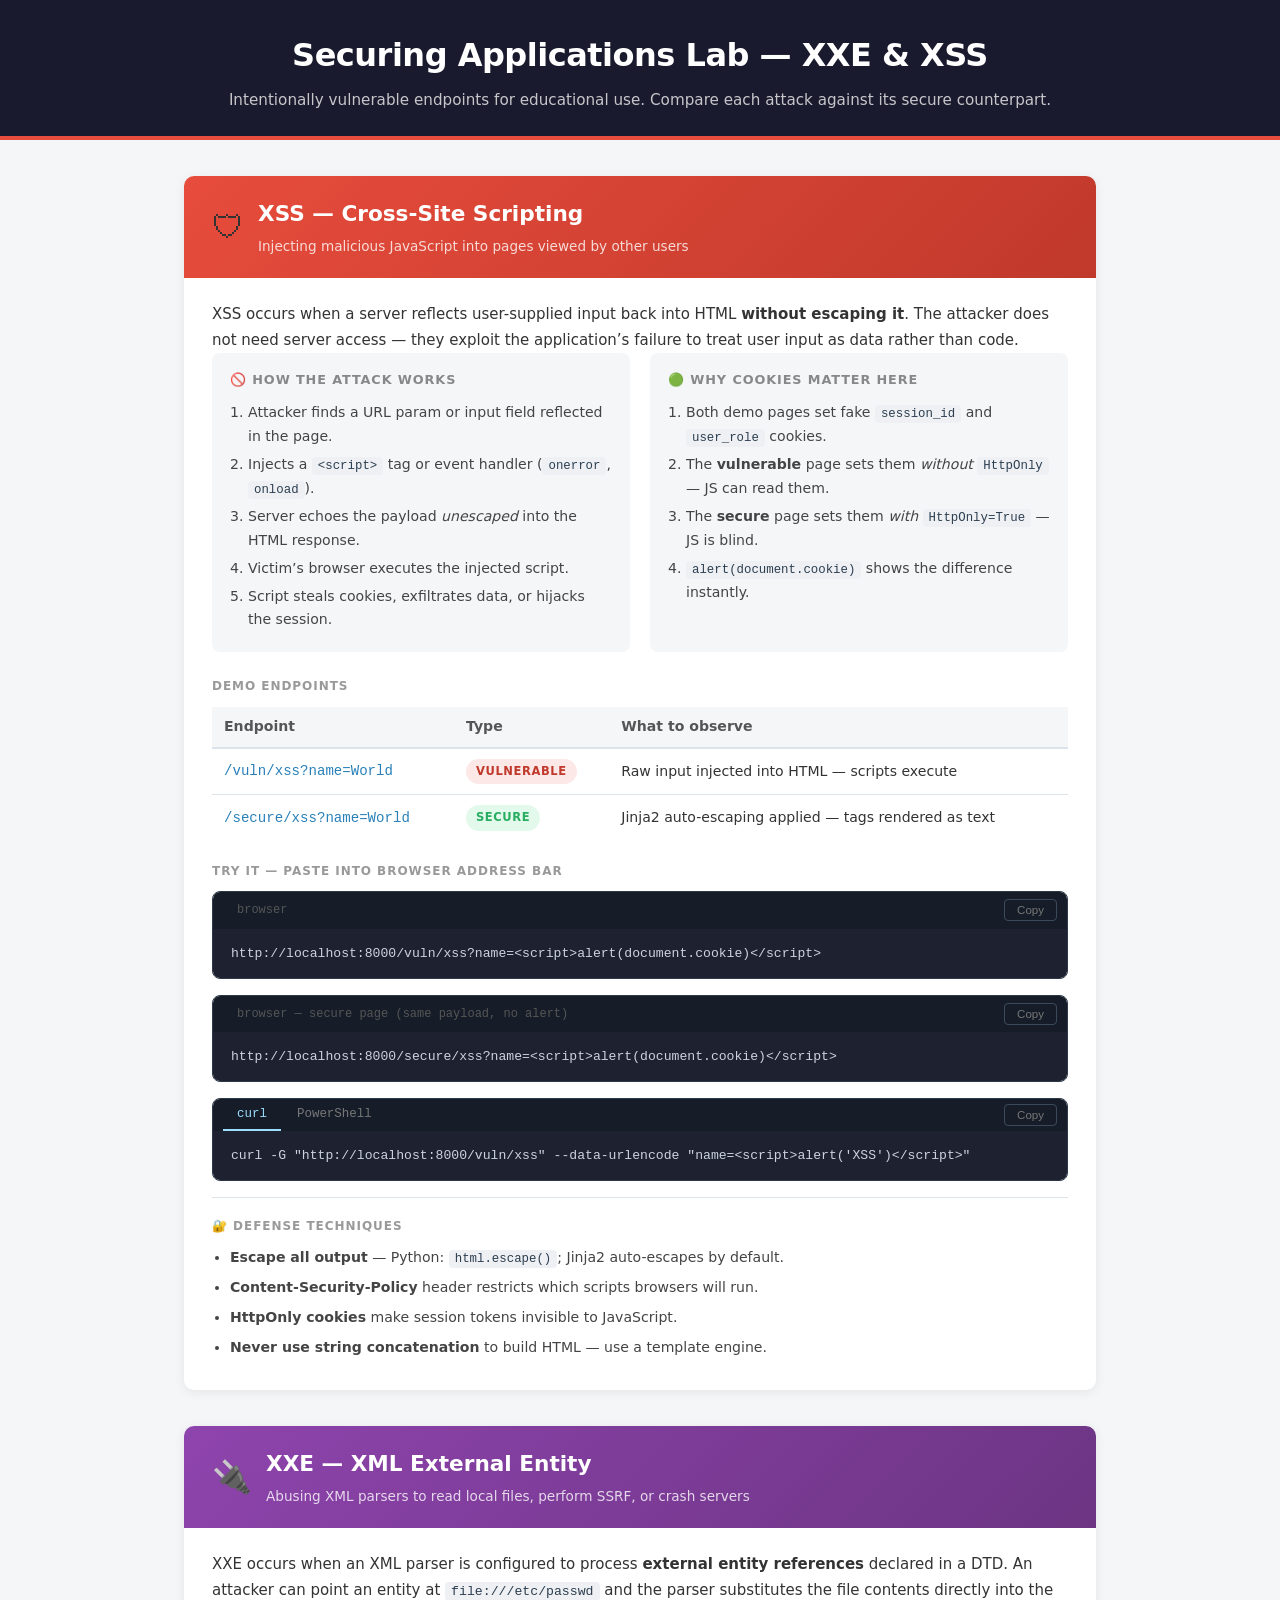
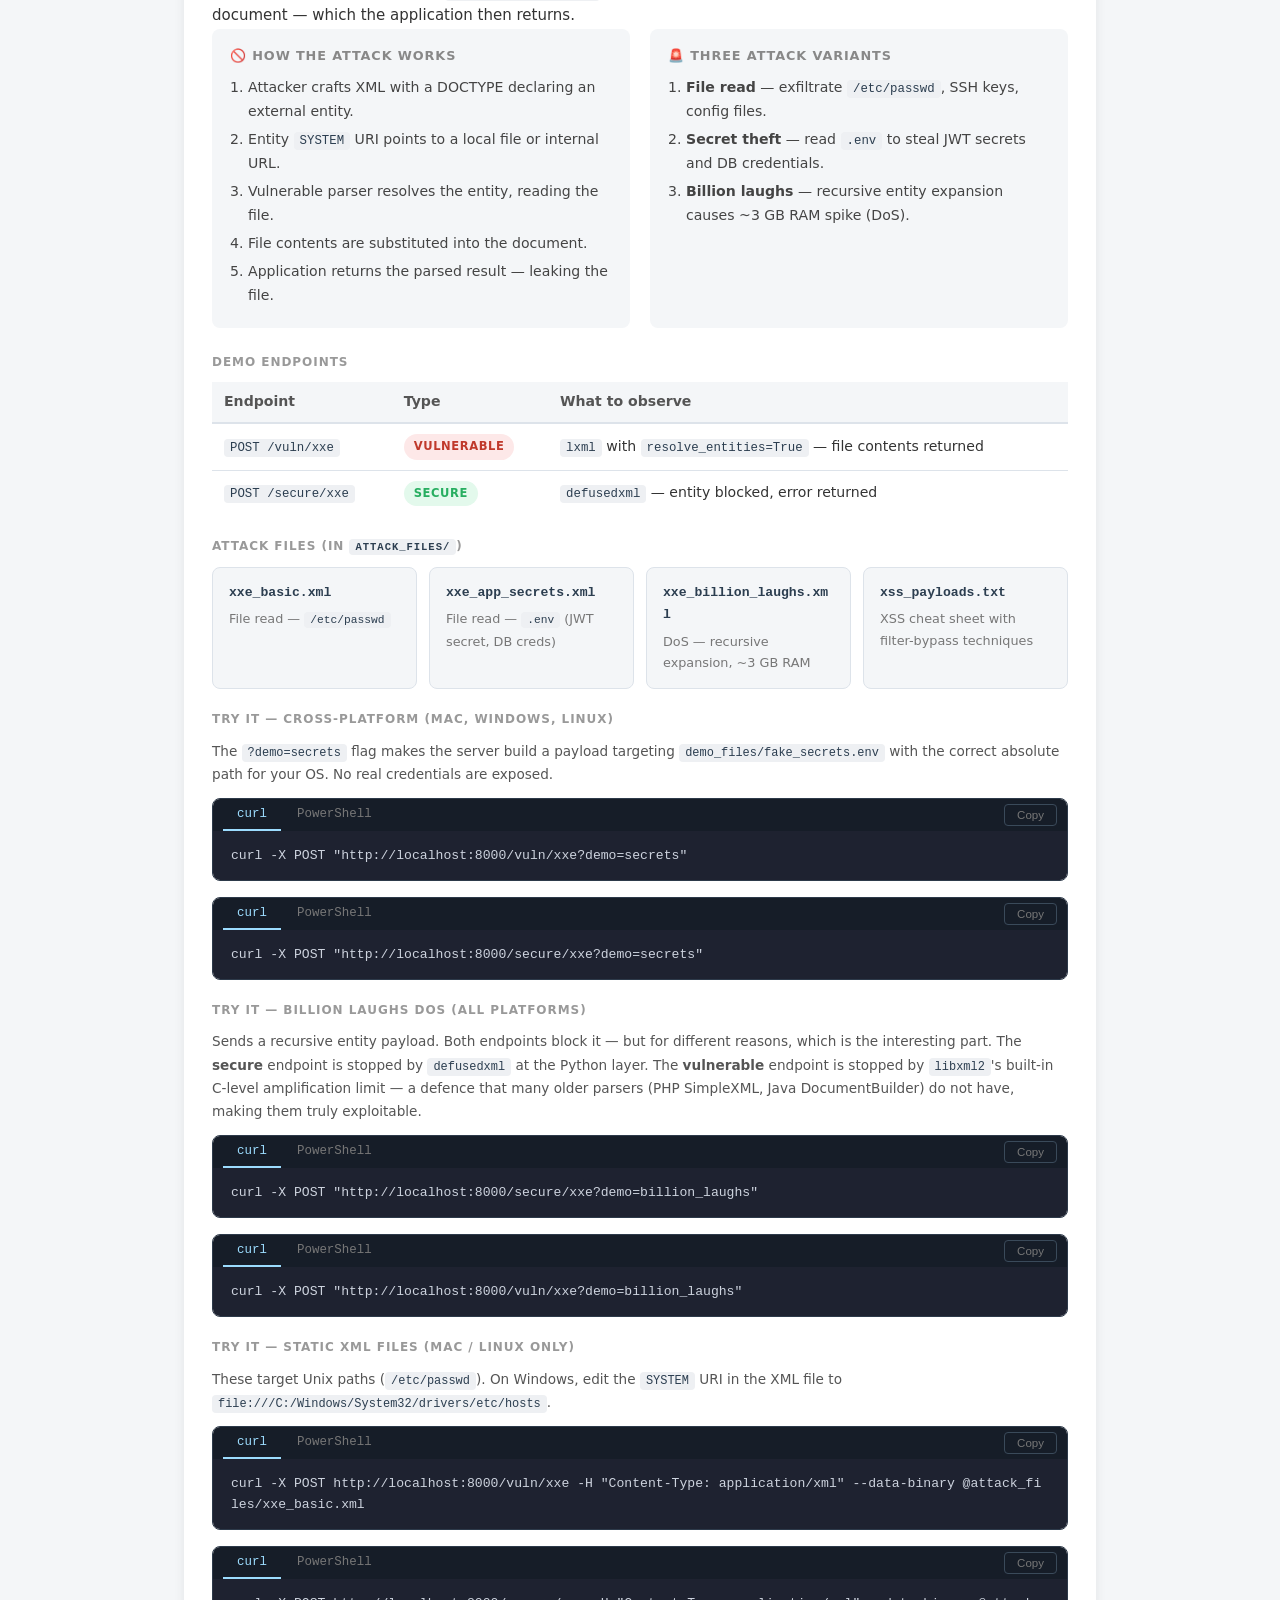
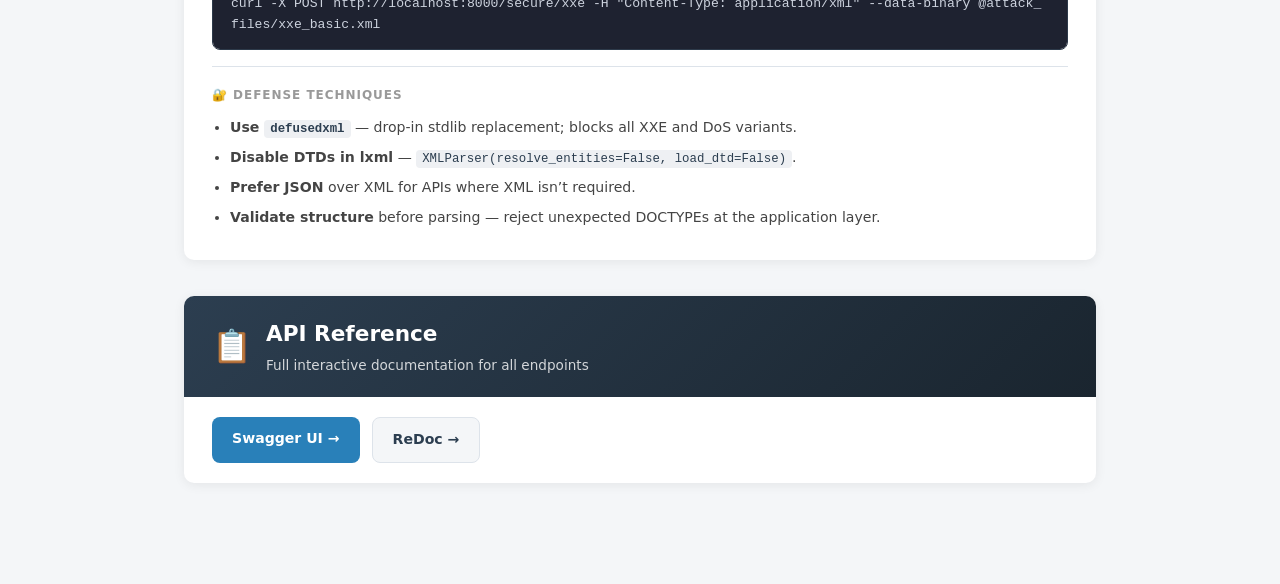
<file: templates/index.html>
<!DOCTYPE html>
<html lang="en">
<head>
  <meta charset="UTF-8">
  <meta name="viewport" content="width=device-width, initial-scale=1.0">
  <title>Securing Applications Demo &mdash; XXE &amp; XSS</title>
  <link rel="stylesheet" href="/static/style.css">
</head>
<body>

<header>
  <h1>Securing Applications Lab &mdash; XXE &amp; XSS</h1>
  <p>Intentionally vulnerable endpoints for educational use. Compare each attack against its secure counterpart.</p>
</header>

<div class="container">

  <!-- ── XSS Section ─────────────────────────────────────────────────── -->
  <div class="section">
    <div class="section-header xss">
      <div class="icon">&#128737;</div>
      <div>
        <h2>XSS &mdash; Cross-Site Scripting</h2>
        <p>Injecting malicious JavaScript into pages viewed by other users</p>
      </div>
    </div>

    <div class="section-body">
      <p>XSS occurs when a server reflects user-supplied input back into HTML <strong>without escaping it</strong>.
      The attacker does not need server access &mdash; they exploit the application&rsquo;s failure to treat
      user input as data rather than code.</p>

      <div class="how-it-works">
        <div class="how-box">
          <h3>&#128683; How the attack works</h3>
          <ol>
            <li>Attacker finds a URL param or input field reflected in the page.</li>
            <li>Injects a <code>&lt;script&gt;</code> tag or event handler (<code>onerror</code>, <code>onload</code>).</li>
            <li>Server echoes the payload <em>unescaped</em> into the HTML response.</li>
            <li>Victim&rsquo;s browser executes the injected script.</li>
            <li>Script steals cookies, exfiltrates data, or hijacks the session.</li>
          </ol>
        </div>
        <div class="how-box">
          <h3>&#128994; Why cookies matter here</h3>
          <ol>
            <li>Both demo pages set fake <code>session_id</code> and <code>user_role</code> cookies.</li>
            <li>The <strong>vulnerable</strong> page sets them <em>without</em> <code>HttpOnly</code> &mdash; JS can read them.</li>
            <li>The <strong>secure</strong> page sets them <em>with</em> <code>HttpOnly=True</code> &mdash; JS is blind.</li>
            <li><code>alert(document.cookie)</code> shows the difference instantly.</li>
          </ol>
        </div>
      </div>

      <h4>Demo endpoints</h4>
      <table class="endpoint-table">
        <tr><th>Endpoint</th><th>Type</th><th>What to observe</th></tr>
        <tr>
          <td><a href="/vuln/xss?name=World">/vuln/xss?name=World</a></td>
          <td><span class="badge badge-vuln">VULNERABLE</span></td>
          <td>Raw input injected into HTML &mdash; scripts execute</td>
        </tr>
        <tr>
          <td><a href="/secure/xss?name=World">/secure/xss?name=World</a></td>
          <td><span class="badge badge-safe">SECURE</span></td>
          <td>Jinja2 auto-escaping applied &mdash; tags rendered as text</td>
        </tr>
      </table>

      <h4>Try it &mdash; paste into browser address bar</h4>

      <div class="cmd-group">
        <div class="cmd-tabs">
          <span class="cmd-tab-label">browser</span>
          <button class="copy-btn" onclick="copyCmd(this)">Copy</button>
        </div>
        <div class="cmd-pane">
          <pre>http://localhost:8000/vuln/xss?name=&lt;script&gt;alert(document.cookie)&lt;/script&gt;</pre>
        </div>
      </div>

      <div class="cmd-group">
        <div class="cmd-tabs">
          <span class="cmd-tab-label">browser &mdash; secure page (same payload, no alert)</span>
          <button class="copy-btn" onclick="copyCmd(this)">Copy</button>
        </div>
        <div class="cmd-pane">
          <pre>http://localhost:8000/secure/xss?name=&lt;script&gt;alert(document.cookie)&lt;/script&gt;</pre>
        </div>
      </div>

      <div class="cmd-group">
        <div class="cmd-tabs">
          <button class="cmd-tab active" onclick="switchTab(this, 'curl')">curl</button>
          <button class="cmd-tab" onclick="switchTab(this, 'pwsh')">PowerShell</button>
          <button class="copy-btn" onclick="copyCmd(this)">Copy</button>
        </div>
        <div class="cmd-pane" data-shell="curl">
          <pre>curl -G "http://localhost:8000/vuln/xss" --data-urlencode "name=&lt;script&gt;alert('XSS')&lt;/script&gt;"</pre>
        </div>
        <div class="cmd-pane" data-shell="pwsh" hidden>
          <pre>Invoke-WebRequest -Uri "http://localhost:8000/vuln/xss?name=%3Cscript%3Ealert('XSS')%3C%2Fscript%3E" | Select-Object -Expand Content</pre>
        </div>
      </div>

      <div class="tips">
        <h4>&#128272; Defense techniques</h4>
        <ul>
          <li><strong>Escape all output</strong> &mdash; Python: <code>html.escape()</code>; Jinja2 auto-escapes by default.</li>
          <li><strong>Content-Security-Policy</strong> header restricts which scripts browsers will run.</li>
          <li><strong>HttpOnly cookies</strong> make session tokens invisible to JavaScript.</li>
          <li><strong>Never use string concatenation</strong> to build HTML &mdash; use a template engine.</li>
        </ul>
      </div>
    </div>
  </div>

  <!-- ── XXE Section ─────────────────────────────────────────────────── -->
  <div class="section">
    <div class="section-header xxe">
      <div class="icon">&#128268;</div>
      <div>
        <h2>XXE &mdash; XML External Entity</h2>
        <p>Abusing XML parsers to read local files, perform SSRF, or crash servers</p>
      </div>
    </div>

    <div class="section-body">
      <p>XXE occurs when an XML parser is configured to process <strong>external entity references</strong>
      declared in a DTD. An attacker can point an entity at <code>file:///etc/passwd</code> and the parser
      substitutes the file contents directly into the document &mdash; which the application then returns.</p>

      <div class="how-it-works">
        <div class="how-box">
          <h3>&#128683; How the attack works</h3>
          <ol>
            <li>Attacker crafts XML with a DOCTYPE declaring an external entity.</li>
            <li>Entity <code>SYSTEM</code> URI points to a local file or internal URL.</li>
            <li>Vulnerable parser resolves the entity, reading the file.</li>
            <li>File contents are substituted into the document.</li>
            <li>Application returns the parsed result &mdash; leaking the file.</li>
          </ol>
        </div>
        <div class="how-box">
          <h3>&#128680; Three attack variants</h3>
          <ol>
            <li><strong>File read</strong> &mdash; exfiltrate <code>/etc/passwd</code>, SSH keys, config files.</li>
            <li><strong>Secret theft</strong> &mdash; read <code>.env</code> to steal JWT secrets and DB credentials.</li>
            <li><strong>Billion laughs</strong> &mdash; recursive entity expansion causes ~3&nbsp;GB RAM spike (DoS).</li>
          </ol>
        </div>
      </div>

      <h4>Demo endpoints</h4>
      <table class="endpoint-table">
        <tr><th>Endpoint</th><th>Type</th><th>What to observe</th></tr>
        <tr>
          <td><code>POST /vuln/xxe</code></td>
          <td><span class="badge badge-vuln">VULNERABLE</span></td>
          <td><code>lxml</code> with <code>resolve_entities=True</code> &mdash; file contents returned</td>
        </tr>
        <tr>
          <td><code>POST /secure/xxe</code></td>
          <td><span class="badge badge-safe">SECURE</span></td>
          <td><code>defusedxml</code> &mdash; entity blocked, error returned</td>
        </tr>
      </table>

      <h4>Attack files (in <code>attack_files/</code>)</h4>
      <div class="files-grid">
        <div class="file-card">
          <div class="filename">xxe_basic.xml</div>
          <div class="desc">File read &mdash; <code>/etc/passwd</code></div>
        </div>
        <div class="file-card">
          <div class="filename">xxe_app_secrets.xml</div>
          <div class="desc">File read &mdash; <code>.env</code> (JWT secret, DB creds)</div>
        </div>
        <div class="file-card">
          <div class="filename">xxe_billion_laughs.xml</div>
          <div class="desc">DoS &mdash; recursive expansion, ~3&nbsp;GB RAM</div>
        </div>
        <div class="file-card">
          <div class="filename">xss_payloads.txt</div>
          <div class="desc">XSS cheat sheet with filter-bypass techniques</div>
        </div>
      </div>

      <h4>Try it &mdash; cross-platform (Mac, Windows, Linux)</h4>
      <p style="font-size:0.85rem;color:#555;margin-bottom:12px;">
        The <code>?demo=secrets</code> flag makes the server build a payload targeting
        <code>demo_files/fake_secrets.env</code> with the correct absolute path for your OS.
        No real credentials are exposed.
      </p>

      <div class="cmd-group">
        <div class="cmd-tabs">
          <button class="cmd-tab active" onclick="switchTab(this, 'curl')">curl</button>
          <button class="cmd-tab" onclick="switchTab(this, 'pwsh')">PowerShell</button>
          <button class="copy-btn" onclick="copyCmd(this)">Copy</button>
        </div>
        <div class="cmd-pane" data-shell="curl">
          <pre>curl -X POST "http://localhost:8000/vuln/xxe?demo=secrets"</pre>
        </div>
        <div class="cmd-pane" data-shell="pwsh" hidden>
          <pre>Invoke-RestMethod -Method Post -Uri "http://localhost:8000/vuln/xxe?demo=secrets"</pre>
        </div>
      </div>

      <div class="cmd-group">
        <div class="cmd-tabs">
          <button class="cmd-tab active" onclick="switchTab(this, 'curl')">curl</button>
          <button class="cmd-tab" onclick="switchTab(this, 'pwsh')">PowerShell</button>
          <button class="copy-btn" onclick="copyCmd(this)">Copy</button>
        </div>
        <div class="cmd-pane" data-shell="curl">
          <pre>curl -X POST "http://localhost:8000/secure/xxe?demo=secrets"</pre>
        </div>
        <div class="cmd-pane" data-shell="pwsh" hidden>
          <pre>Invoke-RestMethod -Method Post -Uri "http://localhost:8000/secure/xxe?demo=secrets"</pre>
        </div>
      </div>

      <h4>Try it &mdash; billion laughs DoS (all platforms)</h4>
      <p style="font-size:0.85rem;color:#555;margin-bottom:12px;">
        Sends a recursive entity payload. Both endpoints block it &mdash; but for different reasons,
        which is the interesting part. The <strong>secure</strong> endpoint is stopped by
        <code>defusedxml</code> at the Python layer. The <strong>vulnerable</strong> endpoint is stopped
        by <code>libxml2</code>'s built-in C-level amplification limit &mdash; a defence that many
        older parsers (PHP SimpleXML, Java DocumentBuilder) do not have, making them truly exploitable.
      </p>

      <div class="cmd-group">
        <div class="cmd-tabs">
          <button class="cmd-tab active" onclick="switchTab(this, 'curl')">curl</button>
          <button class="cmd-tab" onclick="switchTab(this, 'pwsh')">PowerShell</button>
          <button class="copy-btn" onclick="copyCmd(this)">Copy</button>
        </div>
        <div class="cmd-pane" data-shell="curl">
          <pre>curl -X POST "http://localhost:8000/secure/xxe?demo=billion_laughs"</pre>
        </div>
        <div class="cmd-pane" data-shell="pwsh" hidden>
          <pre>Invoke-RestMethod -Method Post -Uri "http://localhost:8000/secure/xxe?demo=billion_laughs"</pre>
        </div>
      </div>

      <div class="cmd-group">
        <div class="cmd-tabs">
          <button class="cmd-tab active" onclick="switchTab(this, 'curl')">curl</button>
          <button class="cmd-tab" onclick="switchTab(this, 'pwsh')">PowerShell</button>
          <button class="copy-btn" onclick="copyCmd(this)">Copy</button>
        </div>
        <div class="cmd-pane" data-shell="curl">
          <pre>curl -X POST "http://localhost:8000/vuln/xxe?demo=billion_laughs"</pre>
        </div>
        <div class="cmd-pane" data-shell="pwsh" hidden>
          <pre>Invoke-RestMethod -Method Post -Uri "http://localhost:8000/vuln/xxe?demo=billion_laughs"</pre>
        </div>
      </div>

      <h4>Try it &mdash; static XML files (Mac / Linux only)</h4>
      <p style="font-size:0.85rem;color:#555;margin-bottom:12px;">
        These target Unix paths (<code>/etc/passwd</code>). On Windows, edit the <code>SYSTEM</code>
        URI in the XML file to <code>file:///C:/Windows/System32/drivers/etc/hosts</code>.
      </p>

      <div class="cmd-group">
        <div class="cmd-tabs">
          <button class="cmd-tab active" onclick="switchTab(this, 'curl')">curl</button>
          <button class="cmd-tab" onclick="switchTab(this, 'pwsh')">PowerShell</button>
          <button class="copy-btn" onclick="copyCmd(this)">Copy</button>
        </div>
        <div class="cmd-pane" data-shell="curl">
          <pre>curl -X POST http://localhost:8000/vuln/xxe -H "Content-Type: application/xml" --data-binary @attack_files/xxe_basic.xml</pre>
        </div>
        <div class="cmd-pane" data-shell="pwsh" hidden>
          <pre>Invoke-RestMethod -Method Post -Uri "http://localhost:8000/vuln/xxe" -ContentType "application/xml" -InFile "attack_files\xxe_basic.xml"</pre>
        </div>
      </div>

      <div class="cmd-group">
        <div class="cmd-tabs">
          <button class="cmd-tab active" onclick="switchTab(this, 'curl')">curl</button>
          <button class="cmd-tab" onclick="switchTab(this, 'pwsh')">PowerShell</button>
          <button class="copy-btn" onclick="copyCmd(this)">Copy</button>
        </div>
        <div class="cmd-pane" data-shell="curl">
          <pre>curl -X POST http://localhost:8000/secure/xxe -H "Content-Type: application/xml" --data-binary @attack_files/xxe_basic.xml</pre>
        </div>
        <div class="cmd-pane" data-shell="pwsh" hidden>
          <pre>Invoke-RestMethod -Method Post -Uri "http://localhost:8000/secure/xxe" -ContentType "application/xml" -InFile "attack_files\xxe_basic.xml"</pre>
        </div>
      </div>

      <div class="tips">
        <h4>&#128272; Defense techniques</h4>
        <ul>
          <li><strong>Use <code>defusedxml</code></strong> &mdash; drop-in stdlib replacement; blocks all XXE and DoS variants.</li>
          <li><strong>Disable DTDs in lxml</strong> &mdash; <code>XMLParser(resolve_entities=False, load_dtd=False)</code>.</li>
          <li><strong>Prefer JSON</strong> over XML for APIs where XML isn&rsquo;t required.</li>
          <li><strong>Validate structure</strong> before parsing &mdash; reject unexpected DOCTYPEs at the application layer.</li>
        </ul>
      </div>
    </div>
  </div>

  <!-- ── Links ───────────────────────────────────────────────────────── -->
  <div class="section">
    <div class="section-header info">
      <div class="icon">&#128203;</div>
      <div>
        <h2>API Reference</h2>
        <p>Full interactive documentation for all endpoints</p>
      </div>
    </div>
    <div class="links-row">
      <a class="link-btn primary" href="/docs">Swagger UI &rarr;</a>
      <a class="link-btn secondary" href="/redoc">ReDoc &rarr;</a>
    </div>
  </div>

</div><!-- /container -->

<script>
  function switchTab(btn, shell) {
    const group = btn.closest('.cmd-group');
    group.querySelectorAll('.cmd-tab').forEach(t => t.classList.remove('active'));
    btn.classList.add('active');
    group.querySelectorAll('.cmd-pane').forEach(p => {
      p.hidden = p.dataset.shell !== shell;
    });
  }

  function copyCmd(btn) {
    const group = btn.closest('.cmd-group');
    const pane = group.querySelector('.cmd-pane:not([hidden])') || group.querySelector('.cmd-pane');
    navigator.clipboard.writeText(pane.querySelector('pre').textContent.trim()).then(() => {
      btn.textContent = 'Copied!';
      btn.classList.add('copied');
      setTimeout(() => { btn.textContent = 'Copy'; btn.classList.remove('copied'); }, 2000);
    });
  }
</script>
</body>
</html>
</file>
<file: static/style.css>
/* ── Reset & base ─────────────────────────────────────────────────────────── */
*, *::before, *::after { box-sizing: border-box; margin: 0; padding: 0; }

:root {
  --red:    #e74c3c;
  --red-dk: #c0392b;
  --green:  #27ae60;
  --blue:   #2980b9;
  --dark:   #1a1a2e;
  --mid:    #2c3e50;
  --light:  #f4f6f8;
  --white:  #ffffff;
  --border: #dde3ea;
  --code-bg:#1e2230;
  --radius: 10px;
}

body {
  font-family: 'Segoe UI', system-ui, sans-serif;
  font-size: 15px;
  line-height: 1.7;
  color: #333;
  background: var(--light);
  min-height: 100vh;
}

/* ── Layout ───────────────────────────────────────────────────────────────── */
header {
  background: var(--dark);
  color: var(--white);
  padding: 28px 0 22px;
  text-align: center;
  border-bottom: 4px solid var(--red);
}

header h1 {
  font-size: 2rem;
  font-weight: 700;
  letter-spacing: -0.5px;
}

header p {
  margin-top: 6px;
  opacity: 0.75;
  font-size: 0.95rem;
}

.container {
  max-width: 960px;
  margin: 0 auto;
  padding: 36px 24px 60px;
}

/* ── Section cards ────────────────────────────────────────────────────────── */
.section {
  background: var(--white);
  border-radius: var(--radius);
  box-shadow: 0 2px 12px rgba(0,0,0,0.07);
  margin-bottom: 36px;
  overflow: hidden;
}

.section-header {
  padding: 20px 28px;
  display: flex;
  align-items: center;
  gap: 14px;
}

.section-header.xss  { background: linear-gradient(135deg, #e74c3c, #c0392b); }
.section-header.xxe  { background: linear-gradient(135deg, #8e44ad, #6c3483); }
.section-header.info { background: linear-gradient(135deg, #2c3e50, #1a252f); }

.section-header .icon {
  font-size: 2rem;
  line-height: 1;
}

.section-header h2 {
  color: var(--white);
  font-size: 1.35rem;
  font-weight: 700;
}

.section-header p {
  color: rgba(255,255,255,0.8);
  font-size: 0.85rem;
  margin-top: 2px;
}

.section-body {
  padding: 24px 28px;
}

/* ── How it works ─────────────────────────────────────────────────────────── */
.how-it-works {
  display: grid;
  grid-template-columns: 1fr 1fr;
  gap: 20px;
  margin-bottom: 24px;
}

@media (max-width: 640px) {
  .how-it-works { grid-template-columns: 1fr; }
}

.how-box {
  background: var(--light);
  border-radius: 8px;
  padding: 16px 18px;
}

.how-box h3 {
  font-size: 0.8rem;
  text-transform: uppercase;
  letter-spacing: 0.07em;
  color: #888;
  margin-bottom: 10px;
}

.how-box ol {
  padding-left: 18px;
  font-size: 0.88rem;
  color: #444;
}

.how-box ol li { margin-bottom: 4px; }

/* ── Endpoint table ───────────────────────────────────────────────────────── */
h4 {
  font-size: 0.75rem;
  text-transform: uppercase;
  letter-spacing: 0.08em;
  color: #999;
  margin: 20px 0 10px;
}

.endpoint-table {
  width: 100%;
  border-collapse: collapse;
  font-size: 0.88rem;
  margin-bottom: 20px;
}

.endpoint-table th {
  background: var(--light);
  padding: 8px 12px;
  text-align: left;
  font-weight: 600;
  color: #555;
  border-bottom: 2px solid var(--border);
}

.endpoint-table td {
  padding: 10px 12px;
  border-bottom: 1px solid var(--border);
  vertical-align: middle;
}

.endpoint-table tr:last-child td { border-bottom: none; }

.endpoint-table a { color: var(--blue); text-decoration: none; font-family: monospace; }
.endpoint-table a:hover { text-decoration: underline; }

/* ── Badges ───────────────────────────────────────────────────────────────── */
.badge {
  display: inline-block;
  padding: 3px 10px;
  border-radius: 20px;
  font-size: 0.72rem;
  font-weight: 700;
  letter-spacing: 0.05em;
  white-space: nowrap;
}

.badge-vuln { background: #fde8e8; color: var(--red-dk); }
.badge-safe { background: #e3f9ec; color: var(--green); }

/* ── Code blocks ──────────────────────────────────────────────────────────── */
.code-block {
  background: var(--code-bg);
  border-radius: 8px;
  padding: 16px 20px;
  margin-bottom: 16px;
  overflow-x: auto;
}

.code-block .label {
  font-size: 0.7rem;
  text-transform: uppercase;
  letter-spacing: 0.1em;
  color: #888;
  margin-bottom: 8px;
}

.code-block pre {
  color: #cdd3de;
  font-family: 'Fira Code', 'Cascadia Code', 'Consolas', monospace;
  font-size: 0.82rem;
  line-height: 1.6;
  white-space: pre-wrap;
  word-break: break-all;
}

.code-block pre .comment { color: #6a9955; }
.code-block pre .cmd     { color: #9cdcfe; }
.code-block pre .flag    { color: #ce9178; }

code {
  background: #eef0f3;
  color: var(--mid);
  padding: 2px 6px;
  border-radius: 4px;
  font-family: monospace;
  font-size: 0.88em;
}

/* ── Command blocks (tabbed curl / PowerShell with copy button) ───────────── */
.cmd-group {
  border: 1px solid #2d3a4a;
  border-radius: 8px;
  overflow: hidden;
  margin-bottom: 16px;
}

.cmd-tabs {
  background: #161d28;
  display: flex;
  align-items: center;
  padding: 0 10px;
  gap: 2px;
}

.cmd-tab {
  background: none;
  border: none;
  border-bottom: 2px solid transparent;
  color: #777;
  padding: 8px 14px;
  font-size: 0.78rem;
  font-family: 'Fira Code', 'Consolas', monospace;
  cursor: pointer;
  transition: color 0.15s, border-color 0.15s;
}

.cmd-tab:hover { color: #ccc; }
.cmd-tab.active { color: #9cdcfe; border-bottom-color: #9cdcfe; }

.cmd-tab-label {
  color: #555;
  font-size: 0.75rem;
  padding: 8px 14px;
  font-family: 'Fira Code', 'Consolas', monospace;
}

.copy-btn {
  margin-left: auto;
  background: none;
  border: 1px solid #3a4a5a;
  border-radius: 4px;
  color: #777;
  padding: 4px 12px;
  font-size: 0.72rem;
  cursor: pointer;
  transition: background 0.15s, color 0.15s, border-color 0.15s;
  white-space: nowrap;
}

.copy-btn:hover { background: #2d3a4a; color: #ccc; }
.copy-btn.copied { color: #27ae60; border-color: #27ae60; }

.cmd-pane {
  background: var(--code-bg);
  padding: 14px 18px;
}

.cmd-pane[hidden] { display: none; }

.cmd-pane pre {
  color: #cdd3de;
  font-family: 'Fira Code', 'Cascadia Code', 'Consolas', monospace;
  font-size: 0.82rem;
  line-height: 1.6;
  white-space: pre-wrap;
  word-break: break-all;
  margin: 0;
}

/* ── Attack files grid ────────────────────────────────────────────────────── */
.files-grid {
  display: grid;
  grid-template-columns: repeat(auto-fill, minmax(200px, 1fr));
  gap: 12px;
  margin-bottom: 20px;
}

.file-card {
  background: var(--light);
  border: 1px solid var(--border);
  border-radius: 8px;
  padding: 14px 16px;
}

.file-card .filename {
  font-family: monospace;
  font-size: 0.82rem;
  font-weight: 600;
  color: var(--mid);
  word-break: break-all;
  margin-bottom: 4px;
}

.file-card .desc {
  font-size: 0.8rem;
  color: #777;
}

/* ── Defense tips ─────────────────────────────────────────────────────────── */
.tips {
  border-top: 1px solid var(--border);
  padding-top: 18px;
  margin-top: 4px;
}

.tips h4 { margin-top: 0; }

.tips ul {
  padding-left: 18px;
  font-size: 0.88rem;
  color: #444;
}

.tips ul li { margin-bottom: 6px; }

/* ── Info / links section ─────────────────────────────────────────────────── */
.links-row {
  display: flex;
  gap: 12px;
  flex-wrap: wrap;
  padding: 20px 28px;
}

.link-btn {
  display: inline-block;
  padding: 10px 20px;
  border-radius: 8px;
  text-decoration: none;
  font-size: 0.88rem;
  font-weight: 600;
  transition: opacity 0.15s;
}

.link-btn:hover { opacity: 0.8; }
.link-btn.primary   { background: var(--blue); color: var(--white); }
.link-btn.secondary { background: var(--light); color: var(--mid); border: 1px solid var(--border); }
</file>
